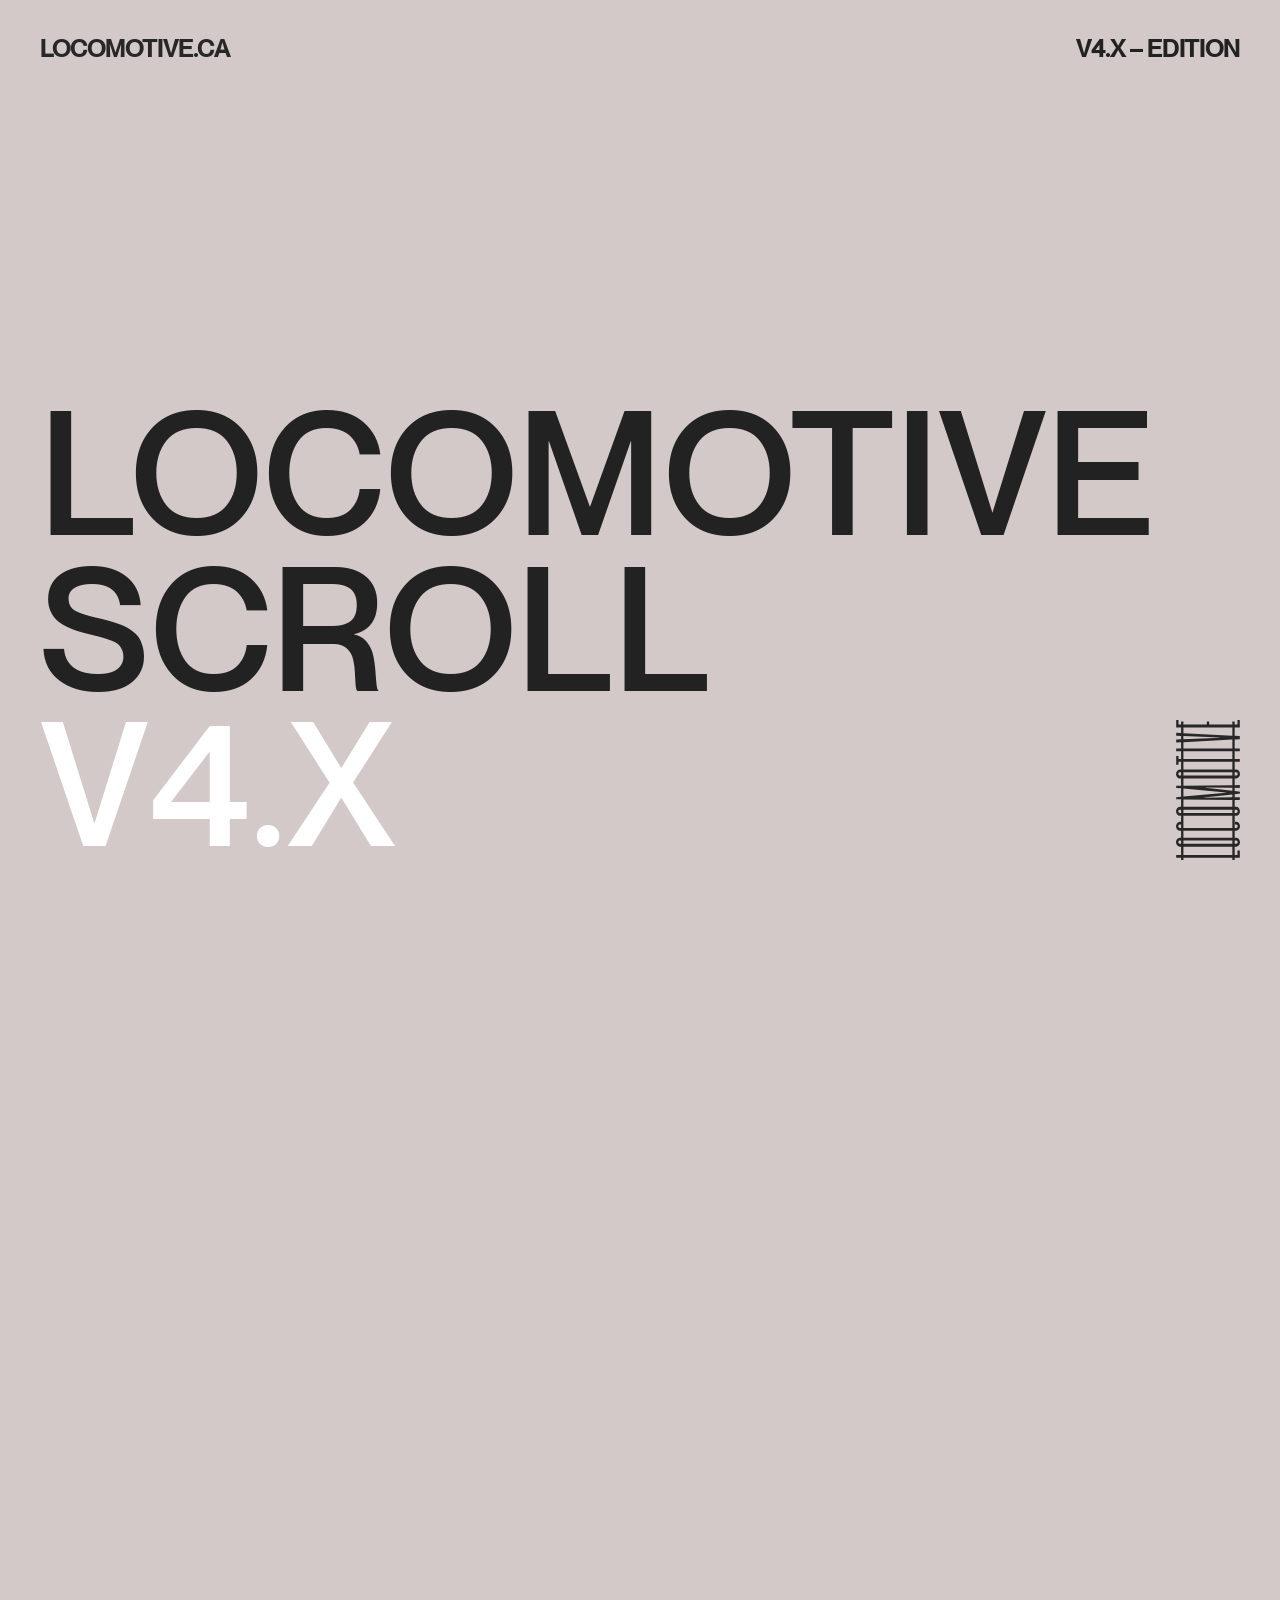
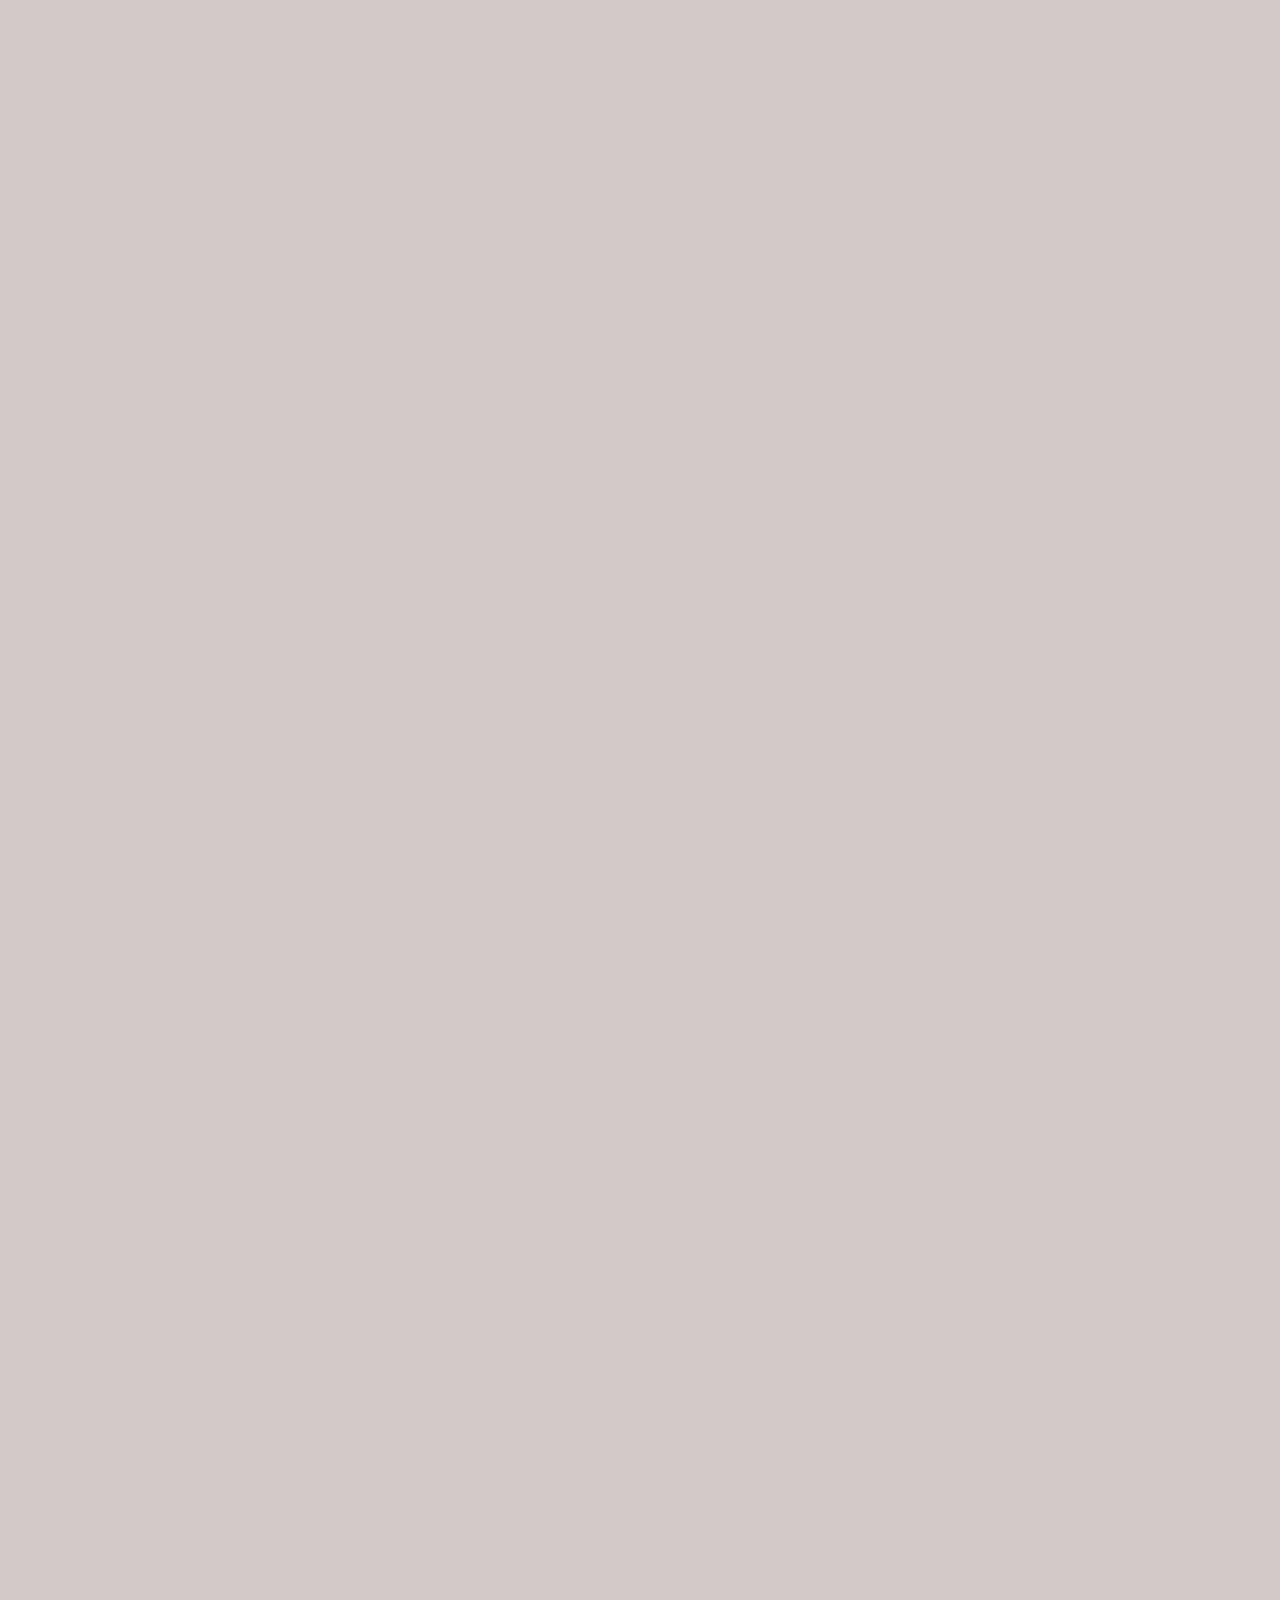
<file: locomotive-scroll-master/docs/index.html>
<!doctype html>
<html class="is-smooth-scroll-compatible is-loading" lang="en">
    <head>
        <meta charset="utf-8">
        <title>Locomotive Scroll | Detection of elements in viewport & smooth scrolling with parallax effects.</title>
        <meta name="viewport" content="width=device-width, initial-scale=1">

        <meta name="theme-color" content="#ffffff">
        <meta name="msapplication-TileColor" content="#ffffff">
        <link rel="manifest" href="site.webmanifest">
        <link rel="apple-touch-icon" sizes="152x152" href="dist/images/favicons/apple-touch-icon.png">
        <link rel="icon" type="image/png" sizes="32x32" href="dist/images/favicons/favicon-32x32.png">
        <link rel="icon" type="image/png" sizes="16x16" href="dist/images/favicons/favicon-16x16.png">
        <link rel="mask-icon" href="dist/images/favicons/safari-pinned-tab.svg" color="#000000">

        <link rel="stylesheet" href="dist/styles/main.css">

        <script async src="https://www.googletagmanager.com/gtag/js?id=UA-144274538-1"></script>
        <script>
         window.dataLayer = window.dataLayer || [];
         function gtag(){dataLayer.push(arguments);}
         gtag('js', new Date());

         gtag('config', 'UA-144274538-1');
        </script>
    </head>
    <body>

        <div class="o-scroll" id="js-scroll" data-scroll-container>
            <div data-scroll-section>
                <div class="o-container">
                    <header class="c-header" id="header">
                        <div class="c-header_heading" data-scroll data-scroll-speed="-8" data-scroll-position="top" data-scroll-target="#header" data-scroll-repeat>
                            <div class="o-layout">
                                <div class="o-layout_item u-1/2" data-scroll data-scroll-direction="horizontal" data-scroll-speed="-2" data-scroll-position="top" data-scroll-target="#header">
                                    <span class="u-label c-header_heading_label">
                                        <a href="https://locomotive.ca" target="_blank" rel="noopener noreferrer">
                                            Locomotive.ca
                                        </a>
                                    </span>
                                </div>
                                <div class="o-layout_item u-1/2" data-scroll data-scroll-direction="horizontal" data-scroll-speed="2" data-scroll-position="top" data-scroll-target="#header">
                                    <div class="u-text-right">
                                        <p class="u-label c-header_heading_label">
                                            v4.x – Edition
                                        </p>
                                    </div>
                                </div>
                            </div>
                        </div>
                        <h1 class="c-header_title o-h1" data-scroll>
                            <span class="c-header_title_line">
                                <span data-scroll data-scroll-speed="3" data-scroll-position="top">Locomotive</span>
                            </span>
                            <span class="c-header_title_line">
                                <span data-scroll data-scroll-speed="2" data-scroll-position="top">Scroll</span>
                            </span>
                            <span class="c-header_title_line -version u-white">
                                <span class="o-h1" data-scroll data-scroll-speed="3" data-scroll-position="top" data-scroll-delay="0.05">v</span><span class="o-h1" data-scroll data-scroll-speed="5" data-scroll-position="top" data-scroll-delay="0.05">4</span><span class="o-h1" data-scroll data-scroll-speed="2" data-scroll-position="top" data-scroll-delay="0.05">.</span><span class="o-h1" data-scroll data-scroll-speed="4" data-scroll-position="top" data-scroll-delay="0.05">X</span>
                            </span>
                        </h1>
                        <hr class="c-header_line" data-scroll data-scroll-offset="100" />
                        <a class="c-header_logo" href="https://locomotive.ca" target="_blank">
                            <svg role="img"><use xlink:href="dist/images/sprite.svg#logo"></use></svg>
                        </a>
                    </header>
                </div>
            </div>

            <section data-scroll-section>
                <div class="o-container">
                    <div class="c-summary" data-scroll>
                        <div class="o-layout -gutter">
                            <div class="o-layout_item u-2/5@from-medium">
                                <p class="c-summary_text">
                                    A simple scroll library used by developers at Locomotive. Built as a layer on top of <em>ayamflow's</em> <a href="https://github.com/ayamflow/virtual-scroll" target="_blank">virtual-scroll</a>, it provides smooth scrolling with support for parallax effects, toggling classes, and triggering event listeners when elements are in the viewport.
                                </p>
                            </div>
                            <div class="o-layout_item u-3/5@from-medium">
                                <ul class="c-summary_list">
                                    <li class="c-summary_list_item u-label" data-scroll>
                                        <a href="#speed-control" data-scroll-to>
                                            01. Speed Control
                                            <span class="c-summary_list_icon u-icon">
                                                ↓
                                            </span>
                                        </a>
                                    </li>
                                    <li class="c-summary_list_item u-label" data-scroll>
                                        <a href="#scroll-direction" data-scroll-to>
                                            02. Scroll direction
                                            <span class="c-summary_list_icon u-icon">
                                                ↓
                                            </span>
                                        </a>
                                    </li>
                                    <li class="c-summary_list_item u-label" data-scroll>
                                        <a href="#lerp-effect" data-scroll-to>
                                            03. Lerp effect
                                            <span class="c-summary_list_icon u-icon">
                                                ↓
                                            </span>
                                        </a>
                                    </li>
                                    <li class="c-summary_list_item u-label" data-scroll>
                                        <a href="#fixed-elements" data-scroll-to>
                                            04. Fixed Elements
                                            <span class="c-summary_list_icon u-icon">
                                                ↓
                                            </span>
                                        </a>
                                    </li>
                                </ul>
                            </div>
                        </div>
                    </div>
                </div>
            </section>

            <section class="c-section" data-scroll-section>
                <div class="o-container" id="speed-control">
                    <div class="o-layout -gutter">
                        <div class="o-layout_item u-2/5@from-medium">
                            <div class="c-section_infos -padding" data-scroll data-scroll-speed="-2" data-scroll-call="test">
                                <div class="c-section_infos_inner" data-scroll data-scroll-offset="200">
                                    <h3>
                                        01. <br>
                                        Speed control
                                    </h3>
                                    <div class="c-sections_infos_text u-text">
                                        <p>
                                            Each element can be animated at a different speed. You get to choo-choo-choose!
                                        </p>
                                    </div>
                                </div>
                            </div>
                        </div>
                        <div class="o-layout_item u-3/5@from-medium">
                            <div class="c-speed-block" data-scroll data-scroll-speed="2">
                                <div class="o-image_wrapper" data-scroll data-scroll-call="dynamicBackground" data-scroll-repeat>
                                    <div class="o-image" data-scroll>
                                        <img class="c-speed-block_image" src="dist/images/locomotive01.jpg" alt="Locomotive image from unsplash">
                                    </div>
                                </div>
                                <p class="c-speed-block_title" data-scroll>
                                    Speed x2
                                </p>
                                <span class="c-speed-block_bubble" data-scroll data-scroll-speed="4" data-scroll-call="dynamicColor" data-scroll-repeat>
                                    4x
                                </span>
                            </div>
                        </div>
                    </div>
                    <div class="o-layout -gutter -bottom">
                        <div class="o-layout_item u-2/5@from-medium">
                            <div class="c-speed-block" data-scroll data-scroll-speed="4">
                                <div class="o-image_wrapper" data-scroll data-scroll-call="dynamicBackground" data-scroll-repeat>
                                    <div class="o-image" data-scroll data-scroll-speed="-1.5">
                                        <img class="c-speed-block_image" src="dist/images/locomotive02.jpg" alt="Locomotive image from unsplash">
                                    </div>
                                </div>
                                <p class="c-speed-block_title" data-scroll>
                                    Speed x4
                                </p>
                                <span class="c-speed-block_bubble -right" data-scroll data-scroll-speed="1" data-scroll-call="dynamicColor" data-scroll-repeat>
                                    1x
                                </span>
                                <span class="c-speed-block_bubble -left -bottom" data-scroll data-scroll-speed="3" data-scroll-call="dynamicColor" data-scroll-repeat>
                                    3x
                                </span>
                            </div>
                        </div>
                        <div class="o-layout_item u-3/5@from-medium">
                            <div class="o-layout u-text-right">
                                <div class="o-layout_item u-1/2@from-medium">
                                    <div class="c-speed-block -margin" data-scroll data-scroll-speed="6">
                                        <div class="o-image_wrapper" data-scroll data-scroll-call="dynamicBackground" data-scroll-repeat>
                                            <div class="o-image" data-scroll data-scroll-speed="-2">
                                                <img class="c-speed-block_image" src="dist/images/locomotive03.jpg" alt="Locomotive image from unsplash">
                                            </div>
                                        </div>
                                        <p class="c-speed-block_title" data-scroll>
                                            Speed x6
                                        </p>
                                        <span class="c-speed-block_bubble -left -top" data-scroll data-scroll-speed="2" data-scroll-call="dynamicColor" data-scroll-repeat>
                                            2x
                                        </span>
                                        <span class="c-speed-block_bubble -right" data-scroll data-scroll-speed="6" data-scroll-call="dynamicColor" data-scroll-repeat>
                                            6x
                                        </span>
                                        <span class="c-speed-block_bubble -left -bottom" data-scroll data-scroll-speed="9" data-scroll-call="dynamicColor" data-scroll-repeat>
                                            9x
                                        </span>
                                    </div>
                                </div>
                            </div>
                        </div>
                    </div>
                </div>
            </section>

            <section class="c-section" data-scroll-section>
                <div class="o-container" id="scroll-direction">
                    <div class="c-direction-block_wrapper">
                        <div class="c-section_infos -padding" data-scroll data-scroll-sticky data-scroll-target="#scroll-direction">
                            <div class="c-section_infos_inner" data-scroll>
                                <h3>
                                    02. <br>
                                    Scroll direction
                                </h3>
                                <div class="c-sections_infos_text u-text">
                                    <p>
                                        And if that wasn't enough, make 'em go backwards. Or upwards. Or downwards!
                                    </p>
                                </div>
                            </div>
                        </div>
                        <div class="c-direction-block" id="direction">
                            <div class="c-direction-block_item -one">
                                <span class="c-direction-block_item_inner" data-scroll data-scroll-direction="horizontal" data-scroll-speed="6" data-scroll-target="#direction">
                                    I'm moving in this direction
                                </span>
                            </div>
                            <div class="c-direction-block_item -two">
                                <span class="c-direction-block_item_inner" data-scroll data-scroll-direction="horizontal" data-scroll-speed="-8" data-scroll-target="#direction">
                                    And in this direction
                                </span>
                            </div>
                            <div class="c-direction-block_item -three">
                                <span class="c-direction-block_item_inner" data-scroll data-scroll-direction="horizontal" data-scroll-speed="9" data-scroll-target="#direction" data-scroll-delay="0.05">
                                    Sooo customizable. Right?
                                </span>
                            </div>
                            <div class="c-direction-block_item -four">
                                <span class="c-direction-block_item_inner" data-scroll data-scroll-direction="horizontal" data-scroll-speed="15" data-scroll-target="#direction">
                                    I can also go in this direction
                                </span>
                            </div>
                            <div class="c-direction-block_item -five">
                                <span class="c-direction-block_item_inner" data-scroll data-scroll-direction="horizontal" data-scroll-speed="-20" data-scroll-target="#direction" data-scroll-delay="0.05">
                                    Ok, enough!!!!
                                </span>
                            </div>
                        </div>
                    </div>
                </div>
            </section>

            <section class="c-section" data-scroll-section>
                <div class="o-container" id="lerp-effect">
                    <div class="o-layout">
                        <div class="o-layout_item u-2/5@from-medium">
                            <div class="c-section_infos" data-scroll>
                                <div class="c-section_infos_inner" data-scroll data-scroll-offset="200">
                                    <h3>
                                        03. <br>
                                        Lerp elements
                                    </h3>
                                    <div class="c-sections_infos_text u-text">
                                        <p>
                                            Stagger those smooth animations using delays to create a rushing or dragging effect.
                                        </p>
                                    </div>
                                </div>
                            </div>
                        </div>
                        <div class="o-layout_item u-3/5@from-medium">
                            <div class="c-lerp-block">
                                <span class="c-lerp-block_index" data-scroll data-scroll-delay="0.2" data-scroll-speed="6" data-scroll-call="dynamicColor" data-scroll-repeat>
                                    01
                                </span>
                                <span class="c-lerp-block_title" data-scroll data-scroll-delay="0.6" data-scroll-speed="6">
                                    <span>
                                        I have a lerp
                                    </span>
                                </span>
                            </div>
                            <div class="c-lerp-block">
                                <span class="c-lerp-block_index" data-scroll data-scroll-delay="0.06" data-scroll-speed="6" data-scroll-call="dynamicColor" data-scroll-repeat>
                                    02
                                </span>
                                <span class="c-lerp-block_title" data-scroll data-scroll-delay="0.1" data-scroll-speed="6">
                                    <span>
                                        Me too! <br>
                                        And even more
                                    </span>
                                </span>
                            </div>
                            <div class="c-lerp-block">
                                <span class="c-lerp-block_index" data-scroll data-scroll-delay="0.06" data-scroll-speed="6" data-scroll-call="dynamicColor" data-scroll-repeat>
                                    03
                                </span>
                                <span class="c-lerp-block_title" data-scroll>
                                    <span data-scroll data-scroll-delay="0.13" data-scroll-speed="6">B</span>
                                    <span data-scroll data-scroll-delay="0.12" data-scroll-speed="6">y</span>
                                    <span data-scroll data-scroll-delay="0.11" data-scroll-speed="6"> </span>
                                    <span data-scroll data-scroll-delay="0.1" data-scroll-speed="6">L</span>
                                    <span data-scroll data-scroll-delay="0.09" data-scroll-speed="6">e</span>
                                    <span data-scroll data-scroll-delay="0.08" data-scroll-speed="6">t</span>
                                    <span data-scroll data-scroll-delay="0.07" data-scroll-speed="6">t</span>
                                    <span data-scroll data-scroll-delay="0.06" data-scroll-speed="6">e</span>
                                    <span data-scroll data-scroll-delay="0.05" data-scroll-speed="6">r</span>
                                </span>
                            </div>
                            <div class="c-lerp-block">
                                <span class="c-lerp-block_index" data-scroll data-scroll-delay="0.03" data-scroll-speed="6" data-scroll-call="dynamicColor" data-scroll-repeat>
                                    04
                                </span>
                                <span class="c-lerp-block_title" data-scroll data-scroll-delay="0.04" data-scroll-speed="6">
                                    <span>
                                        Soooo smooooth
                                    </span>
                                </span>
                            </div>
                        </div>
                    </div>
                </div>
            </section>

            <section class="c-section -fixed" data-scroll-section data-persistent>
                <div class="o-container" id="fixed-elements">
                    <div class="o-layout">
                        <div class="o-layout_item u-2/5@from-medium">
                            <div class="c-section_infos -padding" data-scroll data-scroll-sticky data-scroll-target="#fixed-elements">
                                <div class="c-section_infos_inner" data-scroll data-scroll-offset="200">
                                    <h3>
                                        04. <br>
                                        Fixed elements
                                    </h3>
                                    <div class="c-sections_infos_text u-text">
                                        <p>
                                            Create slides that stick and untick to the viewport while scrolling through.
                                        </p>
                                    </div>
                                </div>
                            </div>
                        </div>
                        <div class="o-layout_item u-3/5@from-medium">
                            <div class="c-fixed_wrapper" data-scroll data-scroll-call="dynamicBackground" data-scroll-repeat>
                                <div class="c-fixed_target" id="fixed-target"></div>
                                <div class="c-fixed" data-scroll data-scroll-sticky data-scroll-target="#fixed-target" style="background-image:url('dist/images/locomotive04.jpg')"></div>
                            </div>
                        </div>
                    </div>
                </div>
            </section>

            <section class="c-section" data-scroll-section>
                <div class="o-container">
                    <div class="c-cta">
                        <h1 class="o-title" data-scroll>
                            <span class="o-title_line">
                                <span>If you</span>
                            </span>
                            <span class="o-title_line">
                                <span>Enjoyed</span>
                            </span>
                            <span class="o-title_line u-white">
                                <span>Scrolling</span>
                            </span>
                        </h1>
                        <hr class="c-cta_line" data-scroll data-scroll-offset="100"/>
                        <div class="c-cta_content">
                            <div class="o-layout -gutter">
                                <div class="o-layout_item u-2/5@from-medium">
                                    <p class="u-label">
                                        Github
                                    </p>
                                </div>
                                <div class="o-layout_item u-3/5@from-medium">
                                    <div class="c-cta_section">
                                        <div class="c-cta_content_text" data-scroll data-scroll-offset="100">
                                            <h3>Check out Locomotive Scroll</h3>
                                            <p>
                                                This library has evolved considerably over the years. The architecture and conventions shift according to our projects.
                                            </p>
                                            <p>
                                                Visit the GitHub repository page for a complete introduction and list of available options. Search the GitHub issue tracker carefully to check if your issue/feature has already been reported/requested before opening a new issue or submitting a pull request.
                                            </p>
                                        </div>
                                        <a class="c-cta_button o-button" href="https://github.com/locomotivemtl/locomotive-scroll" target="_blank" data-scroll data-scroll-offset="100">
                                            <span class="o-button_icon">
                                                <svg role="img"><use xlink:href="dist/images/sprite.svg#github"></use></svg>
                                            </span>
                                            Check on Github
                                            <span class="o-button_arrow u-icon">
                                                →
                                            </span>
                                        </a>
                                    </div>
                                    <hr class="c-cta_line -margin" data-scroll data-scroll-offset="100"/>
                                    <div class="c-cta_section">
                                        <div class="c-cta_content_text" data-scroll data-scroll-offset="100">
                                            <h4>Neue Montreal <br>Pangram Pangram® Foundry</h4>
                                            <p>
                                                You like the font used on this page? Well this is your lucky day. You can get it on <a class="o-link -underline" href="https://pangrampangram.com/" target="_blank">pangrampangram.com</a>! Thanks to our good friend Mathieu Desjardins ❤️
                                            </p>
                                        </div>
                                    </div>
                                </div>
                            </div>
                        </div>
                    </div>
                </div>
            </section>

            <section data-scroll-section>
                <div class="c-choochoo">
                    <div class="c-choochoo_item u-text-center" data-scroll data-scroll-direction="horizontal" data-scroll-speed="10">
                        <span>
                            🚂
                        </span>
                    </div>
                    <div class="c-choochoo_item u-text-center -reverse" data-scroll data-scroll-direction="horizontal" data-scroll-speed="-10">
                        <span>
                            🚂
                        </span>
                    </div>
                </div>
            </section>

            <section data-scroll-section>
                <div class="o-container">
                    <div class="c-damn">
                        <h1 class="o-title" data-scroll>
                            <span class="o-title_line">
                                <span>
                                    Damn
                                </span>
                            </span>
                            <span class="o-title_line">
                                <span>
                                    You really
                                </span>
                            </span>
                            <span class="o-title_line">
                                <span>
                                    like to
                                </span>
                            </span>
                            <span class="o-title_line u-white">
                                <span>
                                    scroll
                                </span>
                            </span>
                        </h1>
                    </div>
                </div>
            </section>

        </div>

        <script nomodule src="https://cdnjs.cloudflare.com/ajax/libs/babel-polyfill/7.6.0/polyfill.min.js" crossorigin="anonymous"></script>
        <script nomodule src="https://cdnjs.cloudflare.com/polyfill/v3/polyfill.min.js?features=Object.assign%2CElement.prototype.append%2CNodeList.prototype.forEach%2CCustomEvent%2Csmoothscroll" crossorigin="anonymous"></script>

        <script src="dist/scripts/main.js"></script>
    </body>
</html>
</file>
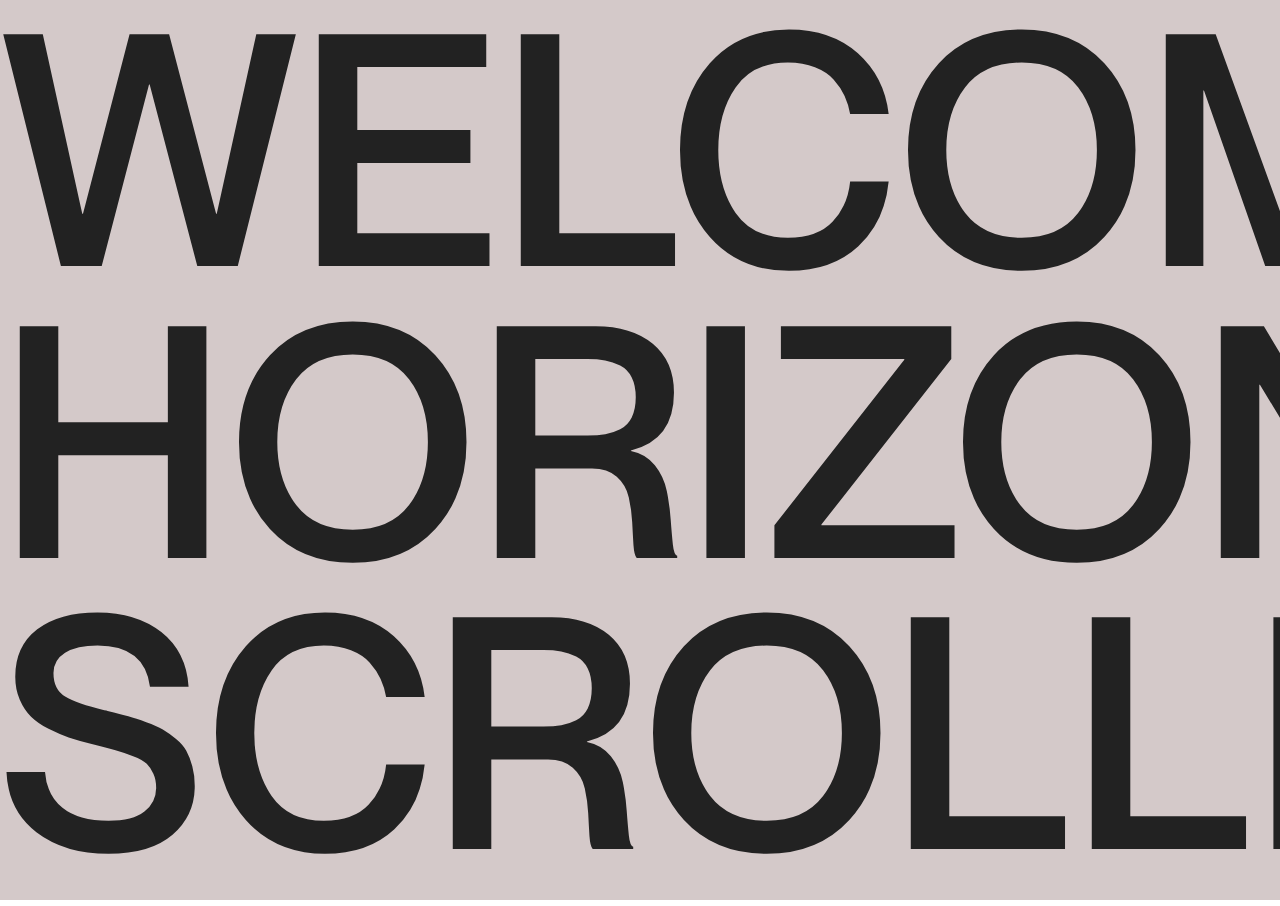
<file: locomotive-scroll-master/docs/horizontal.html>
<!doctype html>
<html class="is-smooth-scroll-compatible is-loading" lang="en">
    <head>
        <meta charset="utf-8">
        <title>Locomotive Scroll | Detection of elements in viewport & smooth scrolling with parallax effects.</title>
        <meta name="viewport" content="width=device-width, initial-scale=1">

        <meta name="theme-color" content="#ffffff">
        <meta name="msapplication-TileColor" content="#ffffff">
        <link rel="manifest" href="site.webmanifest">
        <link rel="apple-touch-icon" sizes="152x152" href="dist/images/favicons/apple-touch-icon.png">
        <link rel="icon" type="image/png" sizes="32x32" href="dist/images/favicons/favicon-32x32.png">
        <link rel="icon" type="image/png" sizes="16x16" href="dist/images/favicons/favicon-16x16.png">
        <link rel="mask-icon" href="dist/images/favicons/safari-pinned-tab.svg" color="#000000">

        <link rel="stylesheet" href="dist/styles/main.css">

        <script async src="https://www.googletagmanager.com/gtag/js?id=UA-144274538-1"></script>
        <script>
         window.dataLayer = window.dataLayer || [];
         function gtag(){dataLayer.push(arguments);}
         gtag('js', new Date());

         gtag('config', 'UA-144274538-1');
        </script>
    </head>
    <body>
        <div class="o-scroll" data-scroll-container id="js-scroll" data-horizontal="true">

            <div data-scroll-section>
                <h1>
                    <p class="o-h1 -huge" data-scroll data-scroll-speed="3.5" data-scroll-position="left">
                        Welcome to 
                    </p>
                    <p class="o-h1 -huge" data-scroll data-scroll-speed="2.5" data-scroll-delay="0.2" data-scroll-position="left">
                        Horizontal 
                    </p>
                    <p class="o-h1 -huge" data-scroll data-scroll-speed="1.5" data-scroll-delay="0.1" data-scroll-position="left">
                        Scrolling 
                    </p>
                </h1>
            </div>

            <div data-scroll-section>
                <div class="c-helicopter_wrapper">
                    <div class="o-h1 c-helicopter" data-scroll data-scroll-direction="vertical" data-scroll-speed="2">
                        🚁
                    </div>
                </div>
            </div>

            <div data-scroll-section>
                <div class="o-image_wrapper -full">
                    <div data-scroll class="o-image">
                        <img data-scroll-to data-scroll-href="left" src="dist/images/locomotive01.jpg" alt="Random image">
                    </div>
                </div>
            </div>
            <div data-scroll-section>
                <div class="o-image_wrapper -full">
                    <div data-scroll class="o-image">
                        <img data-scroll-to data-scroll-href="left" src="dist/images/locomotive02.jpg" alt="Random image">
                    </div>
                </div>
            </div>
            <div data-scroll-section>
                <div class="o-image_wrapper -full">
                    <div data-scroll class="o-image">
                        <img data-scroll-to data-scroll-href="left" src="dist/images/locomotive03.jpg" alt="Random image">
                    </div>
                </div>
            </div>

        </div>

        <script nomodule src="https://cdnjs.cloudflare.com/ajax/libs/babel-polyfill/7.6.0/polyfill.min.js" crossorigin="anonymous"></script>
        <script nomodule src="https://cdnjs.cloudflare.com/polyfill/v3/polyfill.min.js?features=Object.assign%2CElement.prototype.append%2CNodeList.prototype.forEach%2CCustomEvent%2Csmoothscroll" crossorigin="anonymous"></script>

        <script src="dist/scripts/main.js"></script>
    </body>
</html>
</file>
<file: locomotive-scroll-master/docs/dist/styles/main.css>
/*! locomotive-scroll v4.1.3 | MIT License | https://github.com/locomotivemtl/locomotive-scroll */
/*! normalize.css v8.0.1 | MIT License | github.com/necolas/normalize.css */html{-webkit-text-size-adjust:100%;line-height:1.15}body{margin:0}main{display:block}h1{font-size:2em;margin:.67em 0}hr{box-sizing:content-box;height:0;overflow:visible}pre{font-family:monospace,monospace;font-size:1em}a{background-color:transparent}abbr[title]{border-bottom:none;text-decoration:underline;text-decoration:underline dotted}b,strong{font-weight:bolder}code,kbd,samp{font-family:monospace,monospace;font-size:1em}small{font-size:80%}sub,sup{font-size:75%;line-height:0;position:relative;vertical-align:baseline}sub{bottom:-.25em}sup{top:-.5em}img{border-style:none}button,input,optgroup,select,textarea{font-family:inherit;font-size:100%;line-height:1.15;margin:0}button,input{overflow:visible}button,select{text-transform:none}[type=button],[type=reset],[type=submit],button{-webkit-appearance:button}[type=button]::-moz-focus-inner,[type=reset]::-moz-focus-inner,[type=submit]::-moz-focus-inner,button::-moz-focus-inner{border-style:none;padding:0}[type=button]:-moz-focusring,[type=reset]:-moz-focusring,[type=submit]:-moz-focusring,button:-moz-focusring{outline:1px dotted ButtonText}fieldset{padding:.35em .75em .625em}legend{box-sizing:border-box;color:inherit;display:table;max-width:100%;padding:0;white-space:normal}progress{vertical-align:baseline}[type=checkbox],[type=radio]{box-sizing:border-box;padding:0}[type=number]::-webkit-inner-spin-button,[type=number]::-webkit-outer-spin-button{height:auto}[type=search]{-webkit-appearance:textfield;outline-offset:-2px}[type=search]::-webkit-search-decoration{-webkit-appearance:none}::-webkit-file-upload-button{-webkit-appearance:button;font:inherit}details{display:block}summary{display:list-item}template{display:none}[hidden]{display:none}html{box-sizing:border-box}[hidden],template{display:none}*,:after,:before{box-sizing:inherit}address{font-style:inherit}cite,dfn,em,i{font-style:italic}b,strong{font-weight:700}a{text-decoration:none}a svg{pointer-events:none}ol,ul{list-style:none}figure,ol,p,ul{margin:0;padding:0}[tabindex],a,area,button,input,label,select,textarea{touch-action:manipulation}[hreflang]>abbr[title]{text-decoration:none}table{border-collapse:collapse;border-spacing:0}hr{border:0;border-top:1px solid #272727;display:block;height:1px;margin:1em 0;padding:0}audio,canvas,iframe,img,svg,video{vertical-align:middle}audio:not([controls]){display:none;height:0}img,svg{height:auto;max-width:100%}img[height],img[width],svg[height],svg[width]{max-width:none}img{font-style:italic}svg{fill:currentColor}input,select,textarea{-webkit-appearance:none;-moz-appearance:none;appearance:none;background:none transparent;border:0;border-radius:0;color:inherit;display:block;font:inherit;line-height:normal;margin:0;outline:0;padding:0;width:100%}select{text-transform:none}select::-ms-expand{display:none}select::-ms-value{background:none;color:inherit}textarea{overflow:auto;resize:vertical}.o-button,button{background:none transparent;border:0;color:inherit;cursor:pointer;display:inline-block;font:inherit;line-height:normal;margin:0;outline:0;overflow:visible;padding:0;text-align:center;text-decoration:none;text-transform:none;-webkit-user-select:none;-moz-user-select:none;-ms-user-select:none;user-select:none;vertical-align:middle}.o-button:focus,.o-button:hover,button:focus,button:hover{text-decoration:none}@font-face{font-family:Neue Montreal;font-style:normal;font-weight:500;src:url(../fonts/NeueMontreal-Medium.woff2) format("woff2"),url(../fonts/NeueMontreal-Medium.woff) format("woff")}html{color:#222;font-family:Neue Montreal;line-height:1.5}@media (max-width:699px){html{font-size:12px}}@media (min-width:700px) and (max-width:999px){html{font-size:13px}}@media (min-width:1000px) and (max-width:1199px){html{font-size:14px}}@media (min-width:1200px) and (max-width:1599px){html{font-size:16px}}@media (min-width:1600px) and (max-width:1999px){html{font-size:18px}}@media (min-width:2000px) and (max-width:2399px){html{font-size:21px}}@media (min-width:2400px){html{font-size:24px}}html:not(.has-scroll-init){cursor:wait;overflow:hidden}::-moz-selection{background-color:#272727;color:#fff;text-shadow:none}::selection{background-color:#272727;color:#fff;text-shadow:none}a{color:#272727;transition:color .3s cubic-bezier(.215,.61,.355,1)}@media (min-width:1200px){a:focus,a:hover{color:#fff}}a.-underline{text-decoration:underline}.o-h,.o-h1,.o-h2,.o-h3,.o-h4,.o-h5,.o-h6,h1,h2,h3,h4,h5,h6{font-weight:400;line-height:1.5;line-height:1;margin-bottom:0;margin-top:0}.o-h1,h1{line-height:.9;text-transform:uppercase}@media (max-width:699px){.o-h1,h1{font-size:12vw}}@media (min-width:700px) and (max-width:1599px){.o-h1,h1{font-size:13.5vw}.o-h1.-huge,h1.-huge{font-size:36vh}}@media (min-width:1600px){.o-h1,h1{font-size:12vw}}.o-h2,h2{font-size:2rem}.o-h3,h3{font-size:1.5rem}.o-h4,h4{line-height:1.2}.o-h4,.o-h5,h4,h5{font-size:1rem}.o-h6,h6{font-size:.9375rem}.o-container{margin-left:auto;margin-right:auto;max-width:95rem}@media (max-width:699px){.o-container{padding-left:20px;padding-right:20px}}@media (min-width:700px){.o-container{padding-left:2.5rem;padding-right:2.5rem}}.o-ratio{display:block;overflow:hidden;position:relative}.o-ratio:before{content:"";display:block;padding-bottom:100%;width:100%}.o-ratio>embed,.o-ratio>iframe,.o-ratio>img,.o-ratio>object,.o-ratio_content{bottom:0;left:0;position:absolute;top:0;width:100%}.o-layout{font-size:0;list-style:none;margin:0;padding:0}.o-layout.-gutter{margin-left:-3.75rem}.o-layout.-gutter-small{margin-left:-1.875rem}.o-layout.-center{text-align:center}.o-layout.-right{text-align:right}.o-layout.-reverse{direction:rtl}.o-layout.-reverse.-flex{flex-direction:row-reverse}.o-layout.-flex{display:flex}.o-layout.-flex.-top{align-items:flex-start}.o-layout.-flex.-middle{align-items:center}.o-layout.-flex.-bottom{align-items:flex-end}.o-layout.-stretch{align-items:stretch}.o-layout_item{display:inline-block;font-size:1rem;padding-left:0;vertical-align:top;width:100%}.o-layout.-gutter>.o-layout_item{padding-left:3.75rem}.o-layout.-gutter-small>.o-layout_item{padding-left:1.875rem}.o-layout.-middle>.o-layout_item{vertical-align:middle}.o-layout.-bottom>.o-layout_item{vertical-align:bottom}.o-layout.-center>.o-layout_item,.o-layout.-reverse>.o-layout_item,.o-layout.-right>.o-layout_item{text-align:left}.o-layout.-reverse>.o-layout_item{direction:ltr}.o-checkbox-label,.o-label,.o-radio-label{display:block;margin-bottom:.9375rem}.o-input,.o-select,.o-textarea{background-color:#fff;border:1px solid #d3d3d3;padding:.625rem}.o-input:focus,.o-select:focus,.o-textarea:focus{border-color:gray}.o-input::-moz-placeholder,.o-select::-moz-placeholder,.o-textarea::-moz-placeholder{color:gray}.o-input:-ms-input-placeholder,.o-select:-ms-input-placeholder,.o-textarea:-ms-input-placeholder{color:gray}.o-input::placeholder,.o-select::placeholder,.o-textarea::placeholder{color:gray}.o-checkbox,.o-radio{opacity:0;position:absolute;width:0}.o-checkbox:focus+.o-checkbox-label:before,.o-checkbox:focus+.o-radio-label:before,.o-radio:focus+.o-checkbox-label:before,.o-radio:focus+.o-radio-label:before{border-color:gray}.o-checkbox:checked+.o-checkbox-label:after,.o-checkbox:checked+.o-radio-label:after,.o-radio:checked+.o-checkbox-label:after,.o-radio:checked+.o-radio-label:after{opacity:1}.o-checkbox-label,.o-radio-label{display:inline-block;margin-right:.5em;padding-left:1.75rem;position:relative}.o-checkbox-label:after,.o-checkbox-label:before,.o-radio-label:after,.o-radio-label:before{content:"";display:inline-block;height:1.125rem;left:0;margin-top:-.5625rem;padding:0;position:absolute;top:50%;width:1.125rem}.o-checkbox-label:before,.o-radio-label:before{background-color:#fff}.o-checkbox-label:after,.o-radio-label:after{background-color:transparent;background-image:url("data:image/svg+xml;charset=utf-8,%3Csvg xmlns='http://www.w3.org/2000/svg' width='13' height='10.5' xml:space='preserve'%3E%3Cpath fill='%23424242' d='M4.8 5.8 2.4 3.3 0 5.7l4.8 4.8L13 2.4 10.6 0 4.8 5.8z'/%3E%3C/svg%3E");background-position:50%;background-repeat:no-repeat;background-size:.8125rem;border-color:transparent;opacity:0}.o-radio-label:after,.o-radio-label:before{border-radius:50%}.o-radio-label:after{background-image:url("data:image/svg+xml;charset=utf-8,%3Csvg xmlns='http://www.w3.org/2000/svg' width='13' height='13' xml:space='preserve'%3E%3Ccircle fill='%23424242' cx='6.5' cy='6.5' r='6.5'/%3E%3C/svg%3E");background-size:.5rem}.o-select{padding-right:2.5rem;z-index:1}.o-select,.o-select-wrap{position:relative}.o-select-wrap:after{background-image:url("data:image/svg+xml;charset=utf-8,%3Csvg xmlns='http://www.w3.org/2000/svg' width='13' height='11.3' xml:space='preserve'%3E%3Cpath fill='%23424242' d='M6.5 11.3 3.3 5.6 0 0h13L9.8 5.6z'/%3E%3C/svg%3E");background-position:50%;background-repeat:no-repeat;background-size:.625rem;bottom:0;content:"";pointer-events:none;position:absolute;right:0;top:0;width:2.5rem;z-index:2}.o-textarea{min-height:6.25rem}.o-button{background-color:#272727;color:#fff;font-size:1.5rem;padding:2rem 2.1875rem;position:relative;text-align:left;transition:color .3s cubic-bezier(.215,.61,.355,1);width:100%;z-index:1}.o-button:before{background-color:#fff;bottom:0;content:"";left:0;position:absolute;right:0;top:0;transform:scaleY(0);transform-origin:center top;transition:transform .3s cubic-bezier(.215,.61,.355,1);z-index:-1}.o-button:focus,.o-button:hover{color:#272727}.o-button:focus:before,.o-button:hover:before{transform:scaleY(1);transform-origin:center bottom}.o-button_icon{display:inline-block;height:3.4375rem;margin-right:.9375rem;vertical-align:middle;width:3.4375rem}.o-button_icon svg{display:block;height:100%;width:100%}.o-button_arrow{position:absolute;right:2.1875rem;top:50%;transform:translateY(-50%)}.o-scroll{background-color:#d4c9c9;overflow:hidden}.o-title{margin:0;padding:2.5rem 0;perspective:600px;-webkit-perspective:600px}.o-title_line{display:block;font-size:0;opacity:0;transform:translateY(100%) rotateX(-80deg);transform-origin:center top;transform-style:preserve-3d;transition:opacity .8s cubic-bezier(.215,.61,.355,1),transform .8s cubic-bezier(.215,.61,.355,1)}.o-title.is-inview .o-title_line{opacity:1;transform:none}.o-title.is-inview .o-title_line:first-child{transition-delay:.4s}.o-title.is-inview .o-title_line:nth-child(2){transition-delay:.5s}.o-title.is-inview .o-title_line:nth-child(3){transition-delay:.6s}.o-title.is-inview .o-title_line:nth-child(4){transition-delay:.7s}.o-title_line span{display:inline-block;font-size:13.5vw;min-width:.05em}.o-image_wrapper{background-color:#d4c9c9;overflow:hidden;position:relative}.o-image_wrapper.-full{align-content:center;display:flex;height:100%;margin:0 6.25rem}@media (max-width:699px){.o-image_wrapper.-full{margin:1.875rem 0}}.o-image{mix-blend-mode:multiply;opacity:.75}.o-image img{opacity:0;transform:scale(1.4);transition:opacity 1.2s cubic-bezier(.215,.61,.355,1),transform 1.2s cubic-bezier(.215,.61,.355,1);width:100%}.o-image.is-inview img{opacity:1;transform:scale(1);transition-delay:.6s}.o-image_wrapper.-full .o-image{align-self:center}html.has-scroll-smooth{overflow:hidden}html.has-scroll-dragging{-webkit-user-select:none;-moz-user-select:none;-ms-user-select:none;user-select:none}.has-scroll-smooth body{overflow:hidden}.has-scroll-smooth [data-scroll-container]{min-height:100vh}[data-scroll-direction=horizontal] [data-scroll-container]{display:inline-block;height:100vh;white-space:nowrap}[data-scroll-direction=horizontal] [data-scroll-section]{display:inline-block;height:100%;vertical-align:top;white-space:nowrap}.c-scrollbar{height:100%;opacity:0;position:absolute;right:0;top:0;transform-origin:center right;transition:transform .3s,opacity .3s;width:11px}.c-scrollbar:hover{transform:scaleX(1.45)}.c-scrollbar:hover,.has-scroll-dragging .c-scrollbar,.has-scroll-scrolling .c-scrollbar{opacity:1}[data-scroll-direction=horizontal] .c-scrollbar{bottom:0;height:10px;top:auto;transform:scaleY(1);width:100%}[data-scroll-direction=horizontal] .c-scrollbar:hover{transform:scaleY(1.3)}.c-scrollbar_thumb{background-color:#000;border-radius:10px;cursor:-webkit-grab;cursor:grab;margin:2px;opacity:.5;position:absolute;right:0;top:0;width:7px}.has-scroll-dragging .c-scrollbar_thumb{cursor:-webkit-grabbing;cursor:grabbing}[data-scroll-direction=horizontal] .c-scrollbar_thumb{bottom:0;right:auto}.c-header{position:relative}@media (max-width:699px){.c-header{height:50vh;min-height:340px}}@media (min-width:700px) and (max-width:999px){.c-header{height:80vh;min-height:380px}}@media (min-width:1000px){.c-header{height:100vh;min-height:46.875rem}}.c-header_title{padding:2.5rem 0;perspective:600px;-webkit-perspective:600px}.c-header_line,.c-header_title{bottom:0;left:0;margin:0;position:absolute}.c-header_line{right:0;transform:scaleX(0);transition:transform .6s cubic-bezier(.215,.61,.355,1)}.c-header_line.is-inview{transform:scaleX(1)}.c-header_title_line{display:block;opacity:0;transform:translateY(100%) rotateX(-80deg);transform-origin:center top;transform-style:preserve-3d;transition:opacity 0s cubic-bezier(.215,.61,.355,1),transform 0s cubic-bezier(.215,.61,.355,1)}html.is-ready .c-header_title_line{opacity:1;transform:none;transition-duration:.8s}html.is-ready .c-header_title_line:first-child{transition-delay:.1s}html.is-ready .c-header_title_line:nth-child(2){transition-delay:.2s}html.is-ready .c-header_title_line:nth-child(3){transition-delay:.3s}html.is-ready .c-header_title_line:nth-child(4){transition-delay:.4s}.c-header_title_line span{display:inline-block}.c-header_title_line.-version{font-size:0;text-transform:none}.c-header_heading{padding:1.875rem 0}.c-header_heading_label{display:block;transform:translateY(-60px);transition:transform 0s cubic-bezier(.215,.61,.355,1)}html.is-ready .c-header_heading_label{transform:none;transition-duration:.6s}html.is-ready .o-layout_item:nth-child(2) .c-header_heading_label{transition-delay:.1s}.c-header_logo{bottom:2.5rem;opacity:0;position:absolute;right:0;transform:translateY(120px);transition:opacity 0s cubic-bezier(.215,.61,.355,1),transform 0s cubic-bezier(.215,.61,.355,1)}@media (max-width:699px){.c-header_logo{height:66px;width:30px}}@media (min-width:700px){.c-header_logo{height:8.75rem;width:4rem}}.c-header_logo svg{display:block;height:100%;width:100%}html.is-ready .c-header_logo{opacity:1;transform:none;transition-delay:.6s;transition-duration:.6s}.c-fixed_wrapper{background-color:#d4c9c9;overflow:hidden;position:relative}@media (min-width:1000px){.c-fixed_wrapper{height:100vh}}@media (max-width:999px){.c-fixed_wrapper{height:50vh}}.c-fixed_target{bottom:-100vh}.c-fixed,.c-fixed_target{left:0;position:absolute;right:0;top:-100vh}.c-fixed{background-position:50%;background-size:cover;height:100%;mix-blend-mode:multiply;opacity:.75}html:not(.has-scroll-smooth) .c-fixed{top:0}.c-intro{font-size:2.1875rem;line-height:1.2;margin:7.5rem 0;opacity:0;transform:translateY(60px);transition:opacity .6s cubic-bezier(.215,.61,.355,1),transform .6s cubic-bezier(.215,.61,.355,1)}.c-intro.is-inview{opacity:1;transform:none;transition-delay:.3s}.c-features{padding:7.5rem 0}.c-features_item{background-color:rgba(0,0,0,.1);border-radius:20px;margin-bottom:3.75rem;padding:3.75rem}.c-summary{margin:3.75rem 0 7.5rem}.c-summary_text{font-size:1.125rem;font-weight:600;opacity:0;transform:translateY(60px);transition:transform 1s cubic-bezier(.215,.61,.355,1)}.c-summary.is-inview .c-summary_text{opacity:1;transform:none}@media (min-width:1000px){.c-summary_text{max-width:320px}}@media (max-width:999px){.c-summary_list{margin-top:1.875rem}}.c-summary_list_item{opacity:0;position:relative;transform:translateY(60px);transition:opacity .6s cubic-bezier(.215,.61,.355,1),transform .6s cubic-bezier(.215,.61,.355,1)}.c-summary_list_item:after{background-color:#272727;bottom:0;content:"";height:1px;left:0;position:absolute;right:0;transform:scaleX(0);transform-origin:center left;transition:transform .6s cubic-bezier(.215,.61,.355,1)}.c-summary_list_item.is-inview{opacity:1;transform:none}.c-summary_list_item.is-inview:after{transform:scaleX(1)}.c-summary_list_item.is-inview:first-child{transition-delay:.1s}.c-summary_list_item.is-inview:first-child:after{transition-delay:.5s}.c-summary_list_item.is-inview:nth-child(2){transition-delay:.2s}.c-summary_list_item.is-inview:nth-child(2):after{transition-delay:.6s}.c-summary_list_item.is-inview:nth-child(3){transition-delay:.3s}.c-summary_list_item.is-inview:nth-child(3):after{transition-delay:.7s}.c-summary_list_item.is-inview:nth-child(4){transition-delay:.4s}.c-summary_list_item.is-inview:nth-child(4):after{transition-delay:.8s}.c-summary_list_item.is-inview:nth-child(5){transition-delay:.5s}.c-summary_list_item.is-inview:nth-child(5):after{transition-delay:.9s}.c-summary_list_item.is-inview:nth-child(6){transition-delay:.6s}.c-summary_list_item.is-inview:nth-child(6):after{transition-delay:1s}.c-summary_list_item a{display:block;padding:8px 0}.c-summary_list_icon{opacity:0;position:absolute;right:0;top:50%;transform:translateY(-50%) translateX(30px) rotate(90deg);transition:opacity .4s cubic-bezier(.215,.61,.355,1),transform .4s cubic-bezier(.215,.61,.355,1)}.c-summary_list_item.is-inview .c-summary_list_icon{opacity:1;transform:translateY(-50%) rotate(0deg)}.c-summary_list_item.is-inview:first-child .c-summary_list_icon{transition-delay:.6s}.c-summary_list_item.is-inview:nth-child(2) .c-summary_list_icon{transition-delay:.7s}.c-summary_list_item.is-inview:nth-child(3) .c-summary_list_icon{transition-delay:.8s}.c-summary_list_item.is-inview:nth-child(4) .c-summary_list_icon{transition-delay:.9s}.c-summary_list_item.is-inview:nth-child(5) .c-summary_list_icon{transition-delay:1s}.c-summary_list_item.is-inview:nth-child(6) .c-summary_list_icon{transition-delay:1.1s}.c-section{position:relative}@media (max-width:1199px){.c-section{margin-bottom:10vh;padding-bottom:10vh}}@media (min-width:1200px){.c-section{margin-bottom:35vh}}.c-section_infos{max-width:320px;position:relative;z-index:0}@media (min-width:1000px){.c-section_infos{padding-top:7.5rem}.c-section_infos.-padding{padding-top:35vh}}@media (max-width:999px){.c-section_infos{margin-bottom:1.875rem}}.c-section_infos_inner>*{opacity:0;transform:translateY(60px);transition:opacity .6s cubic-bezier(.215,.61,.355,1),transform .6s cubic-bezier(.215,.61,.355,1)}.c-section_infos_inner.is-inview>*{opacity:1;transform:none}.c-section_infos_inner.is-inview>:first-child{transition-delay:.06s}.c-section_infos_inner.is-inview>:nth-child(2){transition-delay:.12s}.c-section_infos_inner.is-inview>:nth-child(3){transition-delay:.18s}.c-sections_infos_text{margin-top:1.25rem}.c-image{opacity:0;transition:opacity .6s cubic-bezier(.215,.61,.355,1)}.c-image.is-inview{opacity:1;transition-delay:.6s}.c-speed-block{position:relative}@media (min-width:1000px){.c-speed-block.-margin{margin-top:7.5rem}}@media (max-width:999px){.c-speed-block{margin:1.875rem 0}}@media (max-width:699px){.c-speed-block{margin:15px 0}}.c-speed-block_image{margin-bottom:-30px;margin-top:-30px}.c-speed-block_title{bottom:3.75rem;color:#fff;font-size:1.5rem;font-weight:600;left:0;opacity:0;position:absolute;right:0;text-align:center;text-transform:uppercase;transform:translateY(60px);transition:opacity .6s cubic-bezier(.215,.61,.355,1),transform .6s cubic-bezier(.215,.61,.355,1)}.c-speed-block_title.is-inview{opacity:1;transform:none;transition-delay:.3s}@media (max-width:1199px){.c-speed-block_title{display:none}}.c-speed-block_bubble{color:#d4c9c9;font-size:1.25rem;padding:1.5rem 2.5rem;position:absolute;right:20px;top:30%;z-index:1}.c-speed-block_bubble.-right{right:-30px}.c-speed-block_bubble.-left{left:-30px;right:auto}.c-speed-block_bubble.-top{top:-20%}.c-speed-block_bubble.-bottom{bottom:0;top:auto}.c-speed-block_bubble:before{background-color:#272727;border-radius:50%;bottom:0;content:"";left:0;position:absolute;right:0;top:0;transform:scale(0);transition:transform .6s cubic-bezier(.17,.67,.3,1.33);z-index:-1}.c-speed-block_bubble.is-inview:before{transform:scale(1);transition-delay:.3s}@media (max-width:1199px){.c-speed-block_bubble{display:none}}.c-direction-block_wrapper{margin-bottom:31.25rem}@media (min-width:1200px){.c-direction-block_wrapper{min-height:180vh}}@media (min-width:1000px) and (max-width:1199px){.c-direction-block_wrapper{min-height:130vh}}@media (min-width:700px) and (max-width:999px){.c-direction-block_wrapper{min-height:100vh}}@media (max-width:699px){.c-direction-block_wrapper{min-height:70vh}}@media (min-width:1000px){.c-direction-block_wrapper{margin-top:-35vh}}.c-direction-block{left:0;position:absolute;right:0;z-index:1}@media (min-width:1200px){.c-direction-block{bottom:-50vh;top:-50vh}}@media (min-width:700px) and (max-width:1199px){.c-direction-block{bottom:-50vh;top:-30vh}}@media (max-width:699px){.c-direction-block{bottom:0;top:-15vh}}@media (min-width:1000px) and (max-width:1199px){.c-direction-block{margin-top:6.25rem}}@media (min-width:1200px){.c-direction-block{margin-top:18.75rem}}.c-direction-block_item{font-size:10vw;font-weight:600;line-height:1;position:absolute;text-transform:uppercase;white-space:nowrap}.c-direction-block_item span{background-color:#fff;display:block;padding:0 20px;white-space:nowrap}.c-direction-block_item.-one{top:33%;transform:translateX(-50vw) rotate(26deg)}.c-direction-block_item.-two{top:45%}.c-direction-block_item.-three{top:55%;transform:rotate(9deg)}.c-direction-block_item.-four{top:68%;transform:translateX(-50vw) rotate(-19deg)}.c-direction-block_item.-five{top:63%;transform:translateX(-10vw) rotate(3deg)}.c-lerp-block{font-weight:700;margin-bottom:10rem;text-transform:uppercase}@media (min-width:1000px){.c-lerp-block:not(:first-child){margin-top:3.75rem}}@media (max-width:999px){.c-lerp-block{margin-top:1.875rem}}.c-lerp-block_index{align-items:center;color:#d4c9c9;display:inline-flex;font-size:1.25rem;height:2.8125rem;justify-content:center;position:relative;vertical-align:middle;width:3.75rem;z-index:1}.c-lerp-block_index:before{background-color:#272727;border-radius:50%;bottom:0;content:"";left:0;position:absolute;right:0;top:0;transform:scale(0);transition:transform .6s cubic-bezier(.17,.67,.3,1.33);z-index:-1}.c-lerp-block_index.is-inview:before{transform:scale(1);transition-delay:.3s}.c-lerp-block_title{display:inline-block;font-size:0;line-height:1.1;margin-left:1.25rem;vertical-align:middle}.c-lerp-block_title.is-inview>span:not([data-scroll]){opacity:1;transform:none;transition-delay:.4s}.c-lerp-block_title>span:not([data-scroll]){opacity:0;transform:translateY(60px);transition:opacity .6s cubic-bezier(.215,.61,.355,1),transform .6s cubic-bezier(.215,.61,.355,1)}.c-lerp-block_title span{display:inline-block;min-width:.3em}@media (max-width:699px){.c-lerp-block_title span{font-size:1.5625rem}}@media (min-width:700px){.c-lerp-block_title span{font-size:4.375rem}}.c-cta_line{margin:0;transform:scaleX(0);transition:transform .6s cubic-bezier(.215,.61,.355,1)}.c-cta_line.-margin{margin-bottom:30px}.c-cta_line.is-inview{transform:scaleX(1)}.c-cta_content{margin:3.75rem 0}.c-cta_content_text{max-width:520px}.c-cta_content_text>*{opacity:0;transform:translateY(60px);transition:opacity .6s cubic-bezier(.215,.61,.355,1),transform .6s cubic-bezier(.215,.61,.355,1)}.c-cta_content_text>:not(:first-child){margin-top:1.875rem}.c-cta_content_text.is-inview>*{opacity:1;transform:none}.c-cta_content_text.is-inview>:first-child{transition-delay:.06s}.c-cta_content_text.is-inview>:nth-child(2){transition-delay:.12s}.c-cta_content_text.is-inview>:nth-child(3){transition-delay:.18s}.c-cta_button{margin-top:5.625rem;opacity:0;transform:translateY(60px);transition:opacity .6s cubic-bezier(.215,.61,.355,1),transform .6s cubic-bezier(.215,.61,.355,1)}.c-cta_button.is-inview{opacity:1;transform:none}.c-cta_section{margin-bottom:11.25rem}.c-choochoo_item{font-size:6.25rem;padding:50vh 0}.c-choochoo_item span{display:block}.c-choochoo_item.-reverse span{transform:rotateY(180deg)}html[data-direction=up] .c-choochoo_item span{transform:rotateY(180deg)}html[data-direction=up] .c-choochoo_item.-reverse span{transform:rotateY(0deg)}@media (max-width:1199px){.c-choochoo_item{display:none}}@media (max-width:999px){.c-damn{padding:150vh 0 0}}@media (min-width:1000px){.c-damn{padding:100vh 0 0}}.c-helicopter_wrapper{display:flex;height:100%;position:relative}.c-helicopter{align-self:center}.u-2\:1:before{padding-bottom:50%}.u-4\:3:before{padding-bottom:75%}.u-16\:9:before{padding-bottom:56.25%}.u-1\/1{width:100%!important}.u-1\/2{width:50%!important}.u-2\/2{width:100%!important}.u-1\/3{width:33.33333%!important}.u-2\/3{width:66.66667%!important}.u-3\/3{width:100%!important}.u-1\/4{width:25%!important}.u-2\/4{width:50%!important}.u-3\/4{width:75%!important}.u-4\/4{width:100%!important}.u-1\/5{width:20%!important}.u-2\/5{width:40%!important}.u-3\/5{width:60%!important}.u-4\/5{width:80%!important}.u-5\/5{width:100%!important}@media (min-width:700px){.u-1\/2\@from-small{width:50%}}@media (min-width:1000px){.u-1\/3\@from-medium{width:33.33333%}.u-1\/2\@from-medium{width:50%}.u-2\/5\@from-medium{width:40%}.u-3\/5\@from-medium{width:60%}}.u-float-left{float:left!important}.u-float-right{float:right!important}.u-text-center{text-align:center!important}.u-text-left{text-align:left!important}.u-text-right{text-align:right!important}.u-align-baseline{vertical-align:baseline!important}.u-align-bottom{vertical-align:bottom!important}.u-align-middle{vertical-align:middle!important}.u-align-top{vertical-align:top!important}.u-vertical-center{font-size:0}.u-vertical-center:before{content:"";display:inline-block;height:100%;vertical-align:middle}.u-vertical-center>*{display:inline-block;font-size:1rem;vertical-align:middle}.u-white{color:#fff}.u-label{font-size:1.5rem;font-weight:600;text-transform:uppercase}.u-icon{font-family:Lucida Grande;font-size:1.125rem}.u-text{font-size:.875rem}.u-clearfix:after{clear:both;content:"";display:block}.u-truncate{word-wrap:normal;max-width:100%;overflow:hidden;text-overflow:ellipsis;white-space:nowrap}[hidden][aria-hidden=false]{clip:rect(0,0,0,0);display:inherit;position:absolute}[hidden][aria-hidden=false]:focus{clip:auto}.u-screen-reader-text{clip:rect(0 0 0 0);border:0;height:1px;margin:0;overflow:hidden;padding:0;position:absolute!important;width:1px}@media not print{.u-screen-reader-text\@screen{clip:rect(0 0 0 0);border:0;height:1px;margin:0;overflow:hidden;padding:0;position:absolute!important;width:1px}}.u-screen-reader-text.-focusable:active,.u-screen-reader-text.-focusable:focus{clip:auto;height:auto;width:auto}
</file>
